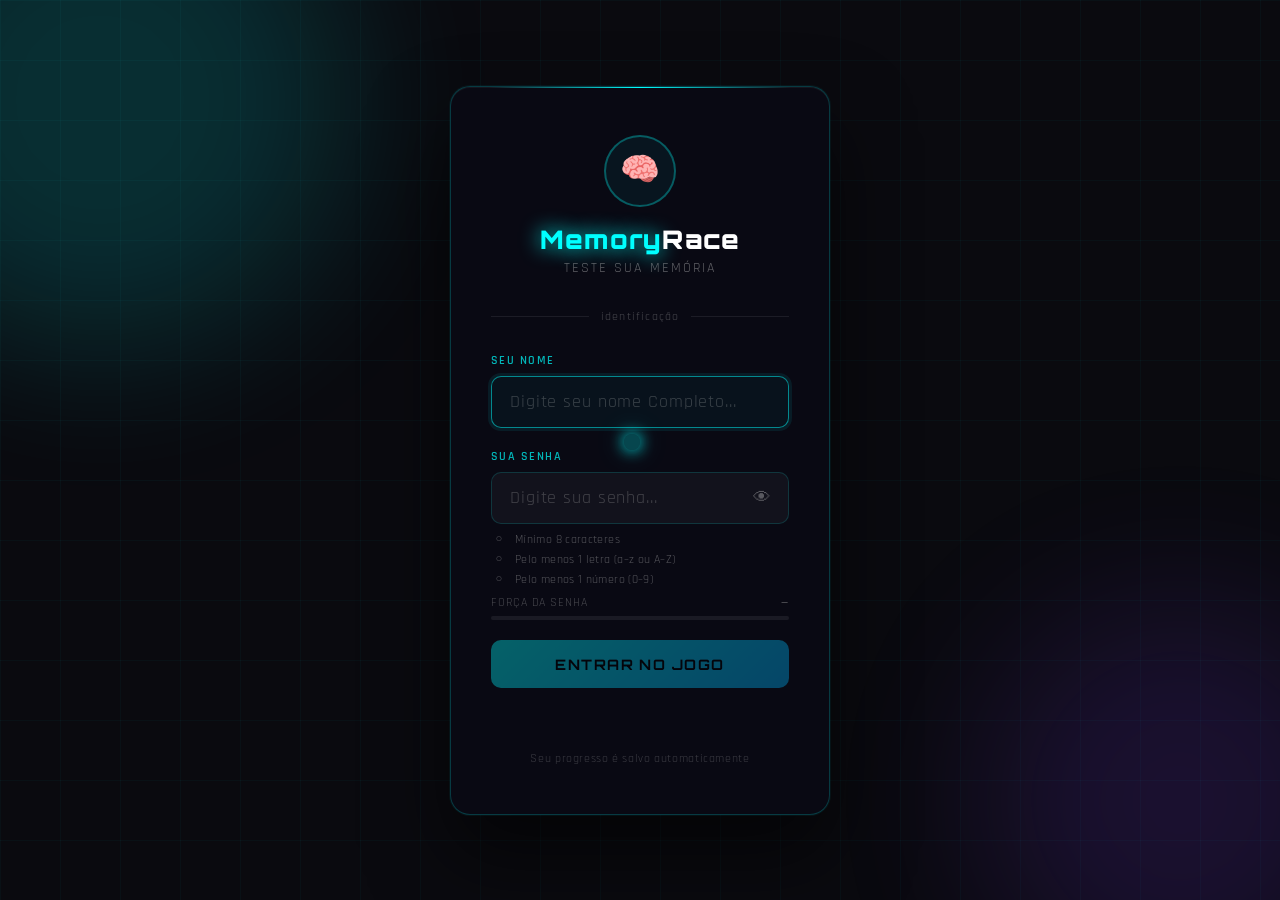
<file: login.html>
<!DOCTYPE html>
<html lang="pt-BR">
<head>
  <meta charset="UTF-8">
  <meta name="viewport" content="width=device-width, initial-scale=1.0">
  <title>MemoryRace — Login</title>
  <style>
    @import url('https://fonts.googleapis.com/css2?family=Orbitron:wght@400;700;900&family=Rajdhani:wght@300;400;600&display=swap');

    * { margin: 0; padding: 0; box-sizing: border-box; }

    body {
      min-height: 100vh;
      background: #0a0a0f;
      display: flex;
      align-items: center;
      justify-content: center;
      font-family: 'Rajdhani', sans-serif;
      overflow: hidden;
      position: relative;
    }

    body::before {
      content: '';
      position: fixed;
      inset: 0;
      background-image:
        linear-gradient(rgba(0,255,255,0.03) 1px, transparent 1px),
        linear-gradient(90deg, rgba(0,255,255,0.03) 1px, transparent 1px);
      background-size: 60px 60px;
      animation: gridMove 20s linear infinite;
      pointer-events: none;
    }

    @keyframes gridMove {
      0%   { transform: translateY(0); }
      100% { transform: translateY(60px); }
    }

    .bg-glow {
      position: fixed;
      border-radius: 50%;
      filter: blur(80px);
      pointer-events: none;
      opacity: 0.15;
    }
    .bg-glow-1 {
      width: 500px; height: 500px;
      background: cyan;
      top: -150px; left: -150px;
      animation: drift1 12s ease-in-out infinite alternate;
    }
    .bg-glow-2 {
      width: 400px; height: 400px;
      background: #7c3aed;
      bottom: -100px; right: -100px;
      animation: drift2 15s ease-in-out infinite alternate;
    }

    @keyframes drift1 {
      from { transform: translate(0, 0); }
      to   { transform: translate(80px, 80px); }
    }
    @keyframes drift2 {
      from { transform: translate(0, 0); }
      to   { transform: translate(-80px, -60px); }
    }

    .login-container {
      position: relative;
      z-index: 10;
      width: 100%;
      max-width: 420px;
      padding: 20px;
      animation: slideUp 0.7s cubic-bezier(0.16, 1, 0.3, 1) both;
    }

    @keyframes slideUp {
      from { opacity: 0; transform: translateY(40px); }
      to   { opacity: 1; transform: translateY(0); }
    }

    .login-box {
      background: rgba(10, 10, 20, 0.85);
      border: 1px solid rgba(0, 255, 255, 0.2);
      border-radius: 20px;
      padding: 48px 40px;
      backdrop-filter: blur(20px);
      box-shadow:
        0 0 0 1px rgba(0,255,255,0.05),
        0 40px 80px rgba(0,0,0,0.6),
        inset 0 1px 0 rgba(255,255,255,0.05);
      position: relative;
      overflow: hidden;
    }

    .login-box::before {
      content: '';
      position: absolute;
      top: 0; left: 10%; right: 10%;
      height: 1px;
      background: linear-gradient(90deg, transparent, cyan, transparent);
    }

    .logo-wrap {
      text-align: center;
      margin-bottom: 32px;
    }

    .logo-icon {
      display: inline-flex;
      align-items: center;
      justify-content: center;
      width: 72px; height: 72px;
      border-radius: 50%;
      border: 2px solid rgba(0,255,255,0.3);
      background: rgba(0,255,255,0.05);
      font-size: 2rem;
      margin-bottom: 16px;
      animation: iconPulse 3s ease-in-out infinite;
    }

    @keyframes iconPulse {
      0%, 100% { box-shadow: 0 0 0 0 rgba(0,255,255,0.3); }
      50%       { box-shadow: 0 0 0 12px rgba(0,255,255,0); }
    }

    .logo-title {
      font-family: 'Orbitron', monospace;
      font-size: 1.6rem;
      font-weight: 900;
      color: #fff;
      letter-spacing: 0.05em;
    }
    .logo-title span { color: cyan; text-shadow: 0 0 20px cyan; }

    .logo-sub {
      font-size: 0.85rem;
      color: rgba(255,255,255,0.35);
      letter-spacing: 0.15em;
      text-transform: uppercase;
      margin-top: 4px;
    }

    .divider {
      display: flex;
      align-items: center;
      gap: 12px;
      margin: 28px 0;
    }
    .divider::before, .divider::after {
      content: '';
      flex: 1;
      height: 1px;
      background: rgba(255,255,255,0.08);
    }
    .divider span {
      font-size: 0.75rem;
      color: rgba(255,255,255,0.25);
      letter-spacing: 0.1em;
    }

    label {
      display: block;
      font-size: 0.78rem;
      font-weight: 600;
      color: rgba(0,255,255,0.7);
      letter-spacing: 0.12em;
      text-transform: uppercase;
      margin-bottom: 8px;
    }

    .input-wrap {
      position: relative;
      margin-bottom: 20px;
    }

    .input-wrap.has-toggle input { padding-right: 48px; }

    input[type="text"],
    input[type="password"] {
      width: 100%;
      padding: 14px 18px;
      background: rgba(255,255,255,0.04);
      border: 1px solid rgba(0,255,255,0.15);
      border-radius: 10px;
      color: #fff;
      font-family: 'Rajdhani', sans-serif;
      font-size: 1.1rem;
      font-weight: 400;
      outline: none;
      transition: border-color 0.3s, box-shadow 0.3s, background 0.3s;
      letter-spacing: 0.05em;
    }

    input::placeholder { color: rgba(255,255,255,0.2); }

    input[type="text"]:focus,
    input[type="password"]:focus {
      border-color: rgba(0,255,255,0.5);
      background: rgba(0,255,255,0.04);
      box-shadow: 0 0 0 3px rgba(0,255,255,0.08);
    }

    .toggle-pw {
      position: absolute;
      right: 14px;
      top: 50%;
      transform: translateY(-50%);
      background: none;
      border: none;
      cursor: pointer;
      color: rgba(255,255,255,0.3);
      font-size: 1.1rem;
      padding: 4px;
      transition: color 0.2s;
      line-height: 1;
    }
    .toggle-pw:hover { color: cyan; }

    /* ── Regras de senha ── */
    .pw-rules {
      margin-top: -12px;
      margin-bottom: 16px;
      display: flex;
      flex-direction: column;
      gap: 5px;
    }

    .pw-rule {
      display: flex;
      align-items: center;
      gap: 8px;
      font-size: 0.76rem;
      color: rgba(255,255,255,0.3);
      letter-spacing: 0.03em;
      transition: color 0.3s;
    }

    .pw-rule .rule-icon {
      font-size: 0.7rem;
      width: 16px;
      text-align: center;
      transition: all 0.3s;
    }

    /* Estado: regra satisfeita */
    .pw-rule.ok {
      color: cyan;
    }
    .pw-rule.ok .rule-icon {
      color: cyan;
      text-shadow: 0 0 8px cyan;
    }

    /* ── Barra de força ── */
    .strength-wrap {
      margin-top: -8px;
      margin-bottom: 20px;
    }

    .strength-label {
      font-size: 0.72rem;
      color: rgba(255,255,255,0.25);
      letter-spacing: 0.08em;
      text-transform: uppercase;
      margin-bottom: 6px;
      display: flex;
      justify-content: space-between;
      align-items: center;
    }

    .strength-label span:last-child {
      font-weight: 600;
      transition: color 0.3s;
    }

    .strength-bar {
      height: 4px;
      border-radius: 4px;
      background: rgba(255,255,255,0.07);
      overflow: hidden;
    }

    .strength-fill {
      height: 100%;
      border-radius: 4px;
      width: 0%;
      transition: width 0.4s ease, background 0.4s ease;
    }

    /* Cores da força */
    .strength-fill.fraca    { background: #ff4d4d; box-shadow: 0 0 6px #ff4d4d; }
    .strength-fill.media    { background: #ffaa00; box-shadow: 0 0 6px #ffaa00; }
    .strength-fill.boa      { background: #00e5ff; box-shadow: 0 0 6px #00e5ff; }
    .strength-fill.forte    { background: #00ff88; box-shadow: 0 0 8px #00ff88; }

    .btn-enter {
      width: 100%;
      padding: 15px;
      border: none;
      border-radius: 10px;
      background: linear-gradient(135deg, rgba(0,255,255,0.9) 0%, rgba(0,180,255,0.9) 100%);
      color: #000;
      font-family: 'Orbitron', monospace;
      font-size: 0.9rem;
      font-weight: 700;
      letter-spacing: 0.1em;
      cursor: pointer;
      transition: transform 0.2s, box-shadow 0.2s, opacity 0.2s;
      position: relative;
      overflow: hidden;
    }

    .btn-enter::after {
      content: '';
      position: absolute;
      inset: 0;
      background: linear-gradient(135deg, rgba(255,255,255,0.2), transparent);
      opacity: 0;
      transition: opacity 0.2s;
    }

    /* Botão desabilitado enquanto senha inválida */
    .btn-enter:disabled {
      opacity: 0.4;
      cursor: not-allowed;
      transform: none !important;
      box-shadow: none !important;
    }

    .btn-enter:not(:disabled):hover {
      transform: translateY(-2px);
      box-shadow: 0 8px 30px rgba(0,255,255,0.4);
    }
    .btn-enter:not(:disabled):hover::after { opacity: 1; }
    .btn-enter:not(:disabled):active { transform: translateY(0) scale(0.98); }

    .error-msg {
      min-height: 20px;
      font-size: 0.85rem;
      color: #ff6b6b;
      text-align: center;
      margin-top: 14px;
      letter-spacing: 0.03em;
    }

    .success-msg {
      min-height: 20px;
      font-size: 0.85rem;
      color: cyan;
      text-align: center;
      margin-top: 14px;
      letter-spacing: 0.03em;
      display: none;
    }

    .login-footer {
      text-align: center;
      margin-top: 28px;
      font-size: 0.78rem;
      color: rgba(255,255,255,0.2);
      letter-spacing: 0.05em;
    }

    .cursor {
      position: fixed;
      width: 16px; height: 16px;
      background: rgba(0,255,255,0.25);
      border-radius: 50%;
      pointer-events: none;
      transform: translate(-50%, -50%);
      box-shadow: 0 0 15px cyan, 0 0 30px rgba(0,255,255,0.3);
      z-index: 9999;
    }

    @media (max-width: 480px) {
      .login-box { padding: 36px 24px; }
      .logo-title { font-size: 1.3rem; }
      .cursor { display: none; }
    }
  </style>
</head>
<body>

  <div class="bg-glow bg-glow-1"></div>
  <div class="bg-glow bg-glow-2"></div>
  <div class="cursor" id="cursor"></div>

  <div class="login-container">
    <div class="login-box">

      <div class="logo-wrap">
        <div class="logo-icon">🧠</div>
        <div class="logo-title"><span>Memory</span>Race</div>
        <div class="logo-sub">Teste sua memória</div>
      </div>

      <div class="divider"><span>identificação</span></div>

      <!-- Nome -->
      <label for="username">Seu nome</label>
      <div class="input-wrap">
        <input
          type="text"
          id="username"
          placeholder="Digite seu nome Completo..."
          maxlength="20"
          autocomplete="off"
          autofocus
        />
      </div>

      <!-- Senha -->
      <label for="password">Sua senha</label>
      <div class="input-wrap has-toggle">
        <input
          type="password"
          id="password"
          placeholder="Digite sua senha..."
          maxlength="30"
          autocomplete="off"
        />
        <button class="toggle-pw" onclick="toggleSenha()" tabindex="-1" type="button">👁</button>
      </div>

      <!-- Regras visuais -->
      <div class="pw-rules">
        <div class="pw-rule" id="rule-len">
          <span class="rule-icon">○</span>
          <span>Mínimo 8 caracteres</span>
        </div>
        <div class="pw-rule" id="rule-letra">
          <span class="rule-icon">○</span>
          <span>Pelo menos 1 letra (a–z ou A–Z)</span>
        </div>
        <div class="pw-rule" id="rule-numero">
          <span class="rule-icon">○</span>
          <span>Pelo menos 1 número (0–9)</span>
        </div>
      </div>

      <!-- Barra de força -->
      <div class="strength-wrap">
        <div class="strength-label">
          <span>Força da senha</span>
          <span id="strength-text">—</span>
        </div>
        <div class="strength-bar">
          <div class="strength-fill" id="strength-fill"></div>
        </div>
      </div>

      <button class="btn-enter" id="btnEntrar" onclick="entrar()" disabled>ENTRAR NO JOGO</button>

      <div class="error-msg"   id="errorMsg"></div>
      <div class="success-msg" id="successMsg"></div>

      <div class="login-footer">
        Seu progresso é salvo automaticamente
      </div>

    </div>
  </div>

  <script>
    // Cursor
    document.addEventListener("mousemove", e => {
      const c = document.getElementById("cursor");
      c.style.left = e.clientX + "px";
      c.style.top  = e.clientY + "px";
    });

    // Enter navega entre campos
    document.getElementById("username").addEventListener("keydown", e => {
      if (e.key === "Enter") document.getElementById("password").focus();
    });
    document.getElementById("password").addEventListener("keydown", e => {
      if (e.key === "Enter") entrar();
    });

    // Mostrar / ocultar senha
    function toggleSenha() {
      const campo = document.getElementById("password");
      campo.type  = campo.type === "password" ? "text" : "password";
    }

    // ─────────────────────────────────────────────────────
    // VALIDAÇÃO E FORÇA DA SENHA — atualiza em tempo real
    // ─────────────────────────────────────────────────────
    const senhaInput = document.getElementById("password");

    senhaInput.addEventListener("input", () => {
      const senha = senhaInput.value;
      atualizarRegras(senha);
      atualizarForca(senha);
    });

    function atualizarRegras(senha) {
      const temLen    = senha.length >= 8;
      const temLetra  = /[a-zA-Z]/.test(senha);
      const temNumero = /[0-9]/.test(senha);

      marcarRegra("rule-len",    temLen);
      marcarRegra("rule-letra",  temLetra);
      marcarRegra("rule-numero", temNumero);

      // Habilita o botão só quando todas as regras passam
      document.getElementById("btnEntrar").disabled = !(temLen && temLetra && temNumero);
    }

    function marcarRegra(id, ok) {
      const el   = document.getElementById(id);
      const icon = el.querySelector(".rule-icon");
      if (ok) {
        el.classList.add("ok");
        icon.textContent = "✔";
      } else {
        el.classList.remove("ok");
        icon.textContent = "○";
      }
    }

    function atualizarForca(senha) {
      // Critérios de força
      const temLen8      = senha.length >= 8;
      const temLen12     = senha.length >= 12;
      const temLetra     = /[a-zA-Z]/.test(senha);
      const temNumero    = /[0-9]/.test(senha);
      const temMaiuscula = /[A-Z]/.test(senha);
      const temEspecial  = /[^a-zA-Z0-9]/.test(senha);

      // Pontuação: cada critério vale 1 ponto
      let pontos = 0;
      if (temLetra)     pontos++;
      if (temNumero)    pontos++;
      if (temLen8)      pontos++;
      if (temMaiuscula) pontos++;
      if (temEspecial)  pontos++;
      if (temLen12)     pontos++;

      const fill = document.getElementById("strength-fill");
      const text = document.getElementById("strength-text");

      if (senha.length === 0) {
        fill.style.width = "0%";
        fill.className   = "strength-fill";
        text.textContent = "—";
        text.style.color = "rgba(255,255,255,0.25)";
        return;
      }

      // Mapeia pontuação para níveis
      if (pontos <= 1) {
        fill.style.width = "20%";
        fill.className   = "strength-fill fraca";
        text.textContent = "Muito fraca";
        text.style.color = "#ff4d4d";
      } else if (pontos <= 2) {
        fill.style.width = "40%";
        fill.className   = "strength-fill fraca";
        text.textContent = "Fraca";
        text.style.color = "#ff4d4d";
      } else if (pontos === 3) {
        fill.style.width = "60%";
        fill.className   = "strength-fill media";
        text.textContent = "Média";
        text.style.color = "#ffaa00";
      } else if (pontos === 4) {
        fill.style.width = "80%";
        fill.className   = "strength-fill boa";
        text.textContent = "Boa";
        text.style.color = "#00e5ff";
      } else {
        fill.style.width = "100%";
        fill.className   = "strength-fill forte";
        text.textContent = "Forte 🔒";
        text.style.color = "#00ff88";
      }
    }

    // ─────────────────────────────────────────────────────
    // BANCO DE USUÁRIOS
    //
    // "memoryrace_usuarios" → {
    //   "João||abc123": { sessionId, nome, criadoEm },
    //   "Maria||xyz789": { ... }
    // }
    // ─────────────────────────────────────────────────────

    function carregarUsuarios() {
      try { return JSON.parse(localStorage.getItem("memoryrace_usuarios")) || {}; }
      catch (e) { return {}; }
    }

    function salvarUsuarios(u) {
      localStorage.setItem("memoryrace_usuarios", JSON.stringify(u));
    }

    function gerarSessionId() {
      return "sess_" + Date.now() + "_" + Math.random().toString(36).slice(2, 9);
    }

    function entrar() {
      const nome  = document.getElementById("username").value.trim();
      const senha = document.getElementById("password").value.trim();

      // Validação do nome
      if (nome.length < 2)  { mostrarErro("Nome deve ter pelo menos 2 caracteres.");  return; }
      if (nome.length > 20) { mostrarErro("Nome deve ter no máximo 20 caracteres.");  return; }

      // Validação da senha (dupla confirmação — o botão já deveria estar bloqueado)
      if (senha.length < 8)        { mostrarErro("Senha deve ter pelo menos 8 caracteres."); return; }
      if (!/[a-zA-Z]/.test(senha)) { mostrarErro("A senha deve conter pelo menos uma letra."); return; }
      if (!/[0-9]/.test(senha))    { mostrarErro("A senha deve conter pelo menos um número."); return; }

      const chave    = nome + "||" + senha;
      const usuarios = carregarUsuarios();

      if (usuarios[chave]) {
        // Usuário existente — entra com progresso salvo
        const sessao = { nome: usuarios[chave].nome, sessionId: usuarios[chave].sessionId };
        localStorage.setItem("memoryrace_sessao_atual", JSON.stringify(sessao));
        window.location.href = "index.html";
      } else {
        // Novo usuário — cria conta
        const sessionId  = gerarSessionId();
        usuarios[chave]  = { sessionId, nome, criadoEm: Date.now() };
        salvarUsuarios(usuarios);

        const sessao = { nome, sessionId };
        localStorage.setItem("memoryrace_sessao_atual", JSON.stringify(sessao));
        localStorage.setItem("memoryrace_level_" + sessionId, 1);

        mostrarSucesso("✅ Conta criada! Entrando no jogo...");
        setTimeout(() => { window.location.href = "index.html"; }, 900);
      }
    }

    function mostrarErro(msg) {
      document.getElementById("successMsg").style.display = "none";
      const el = document.getElementById("errorMsg");
      el.textContent = msg;
      setTimeout(() => { el.textContent = ""; }, 3000);
    }

    function mostrarSucesso(msg) {
      document.getElementById("errorMsg").textContent = "";
      const el = document.getElementById("successMsg");
      el.textContent   = msg;
      el.style.display = "block";
    }
  </script>
</body>
</html>
</file>
